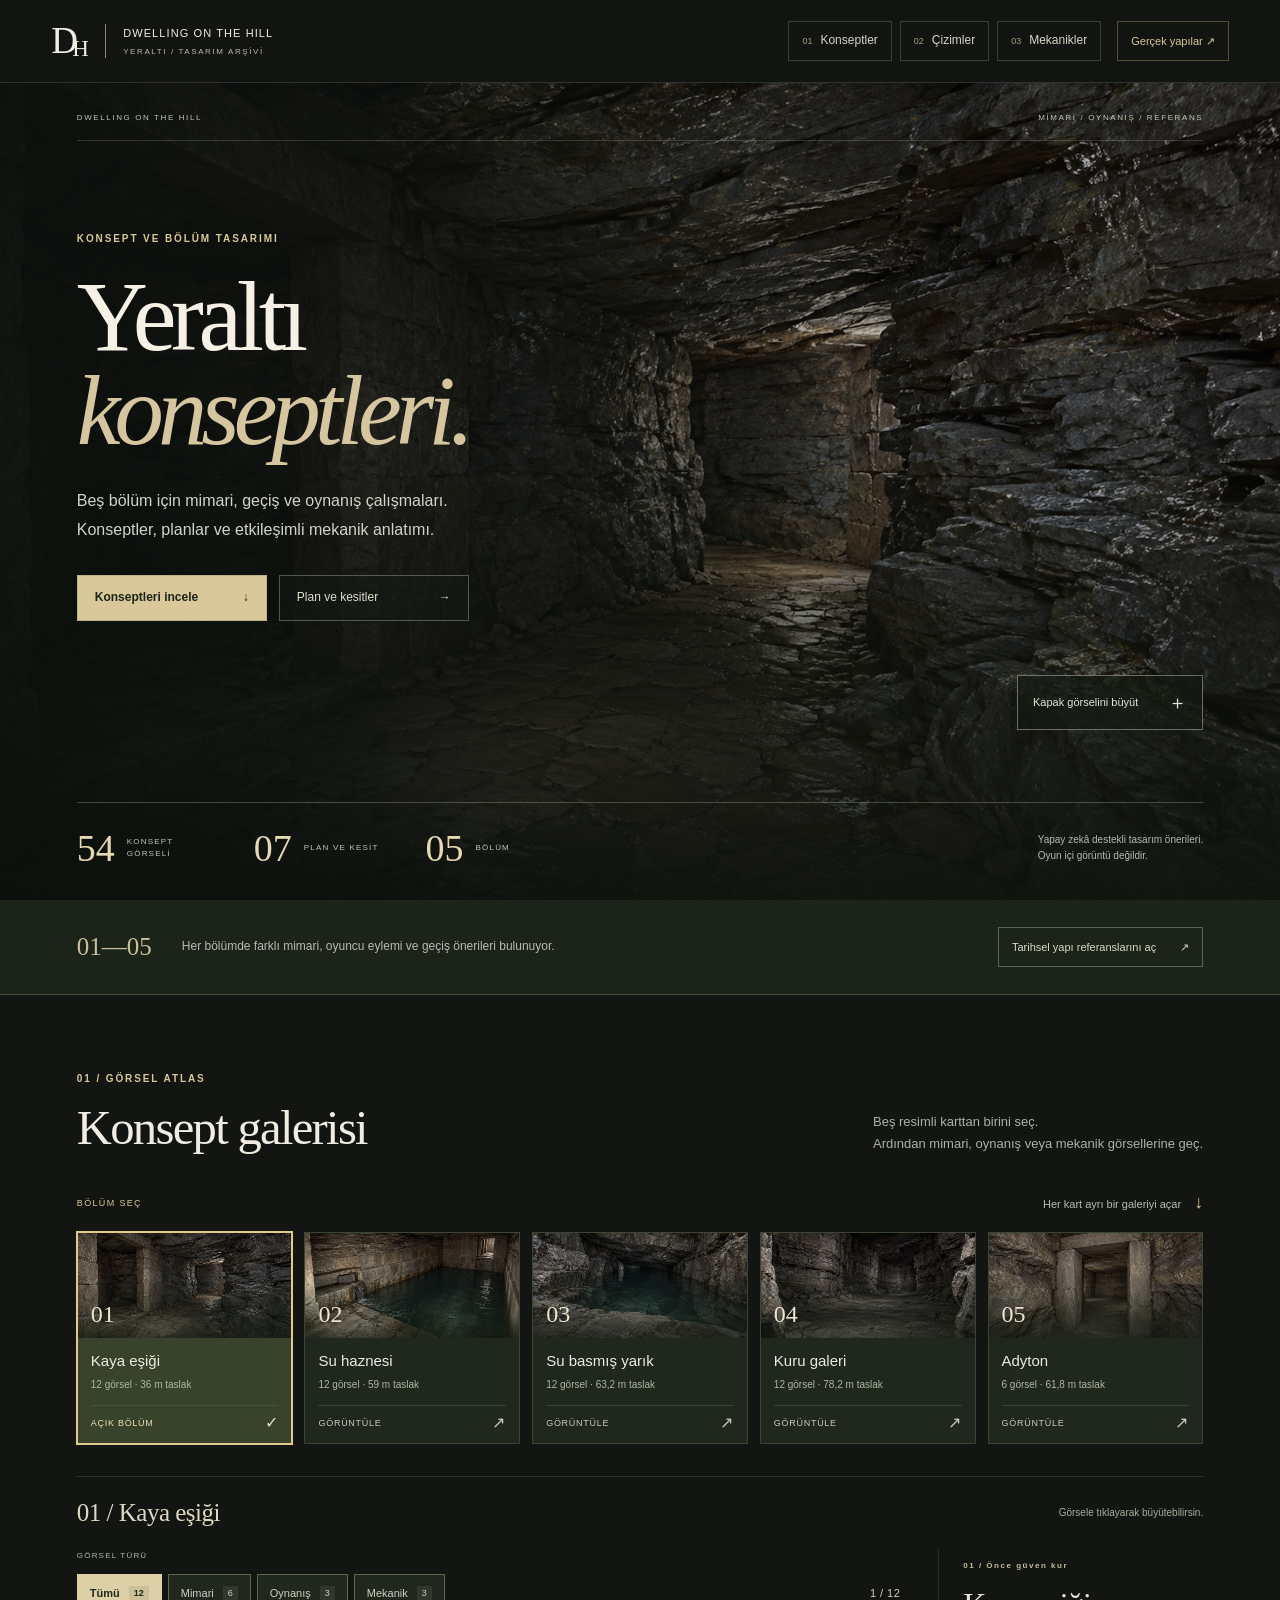
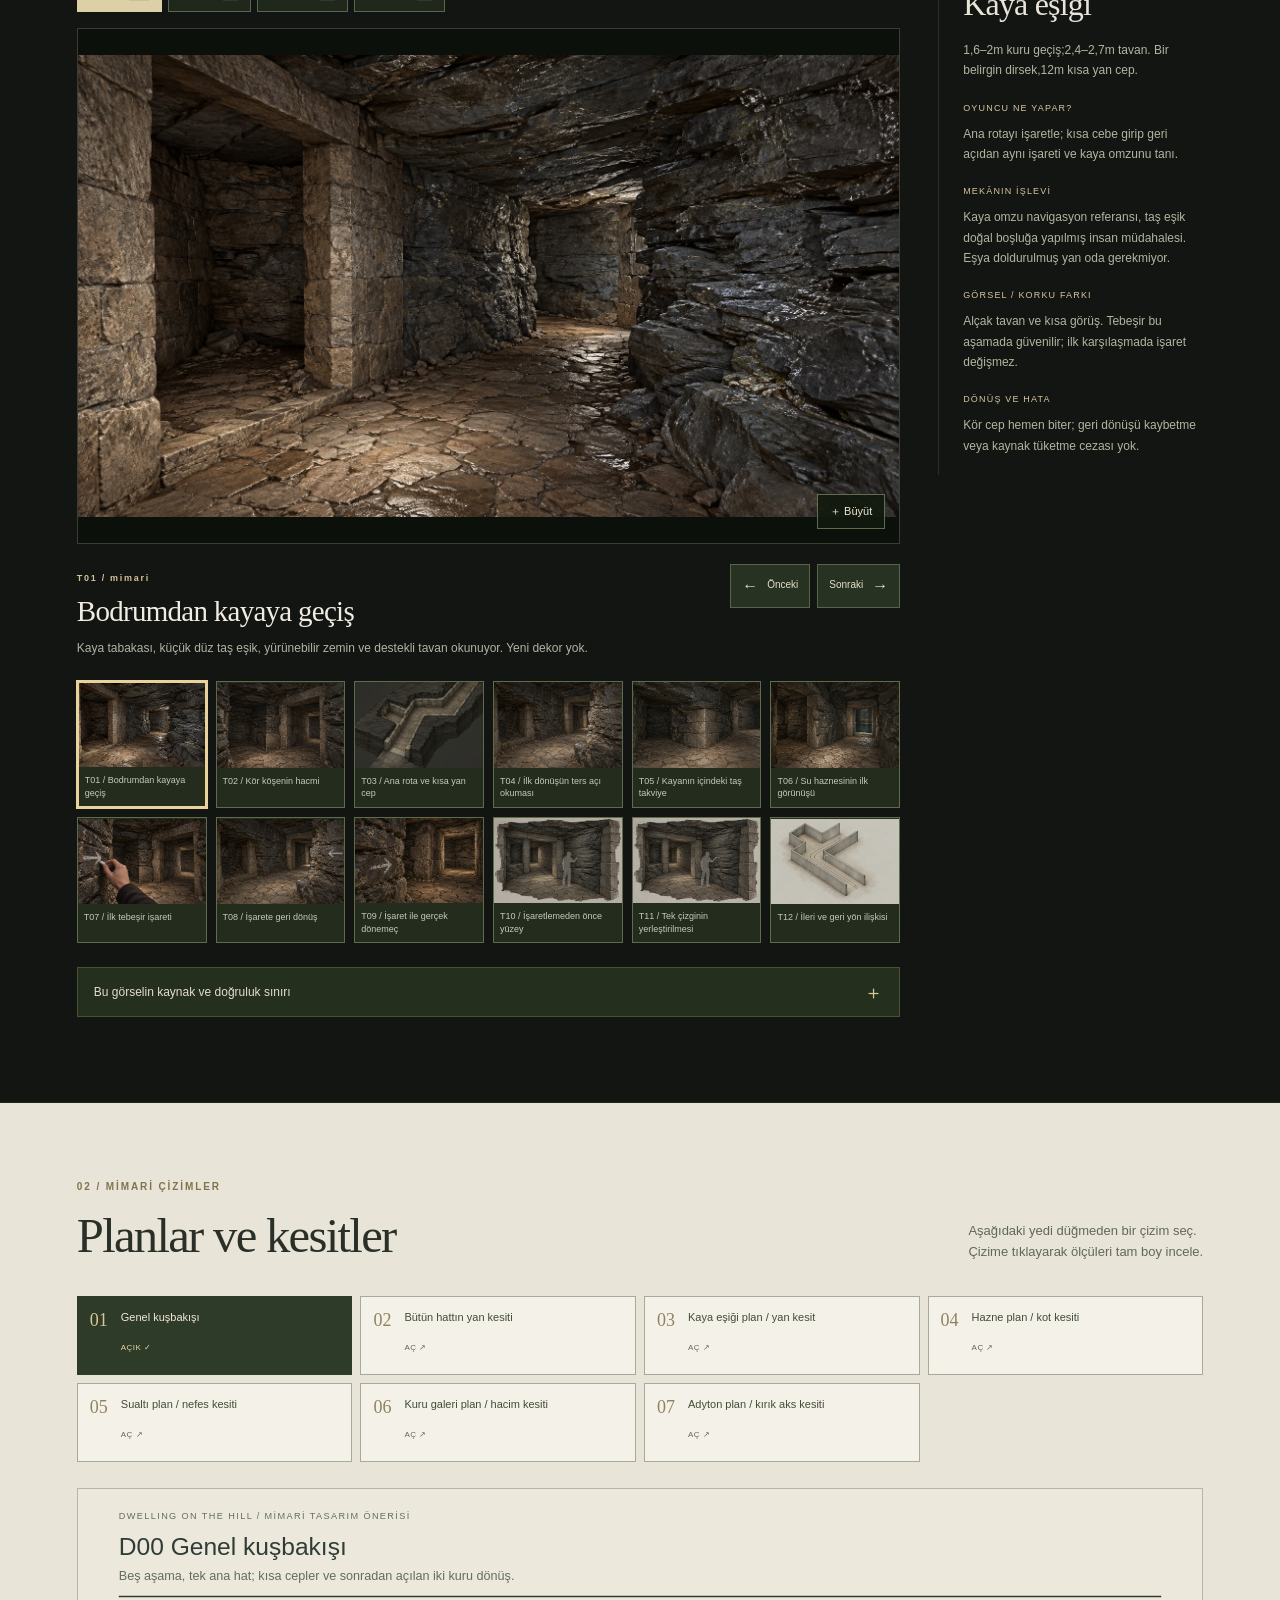
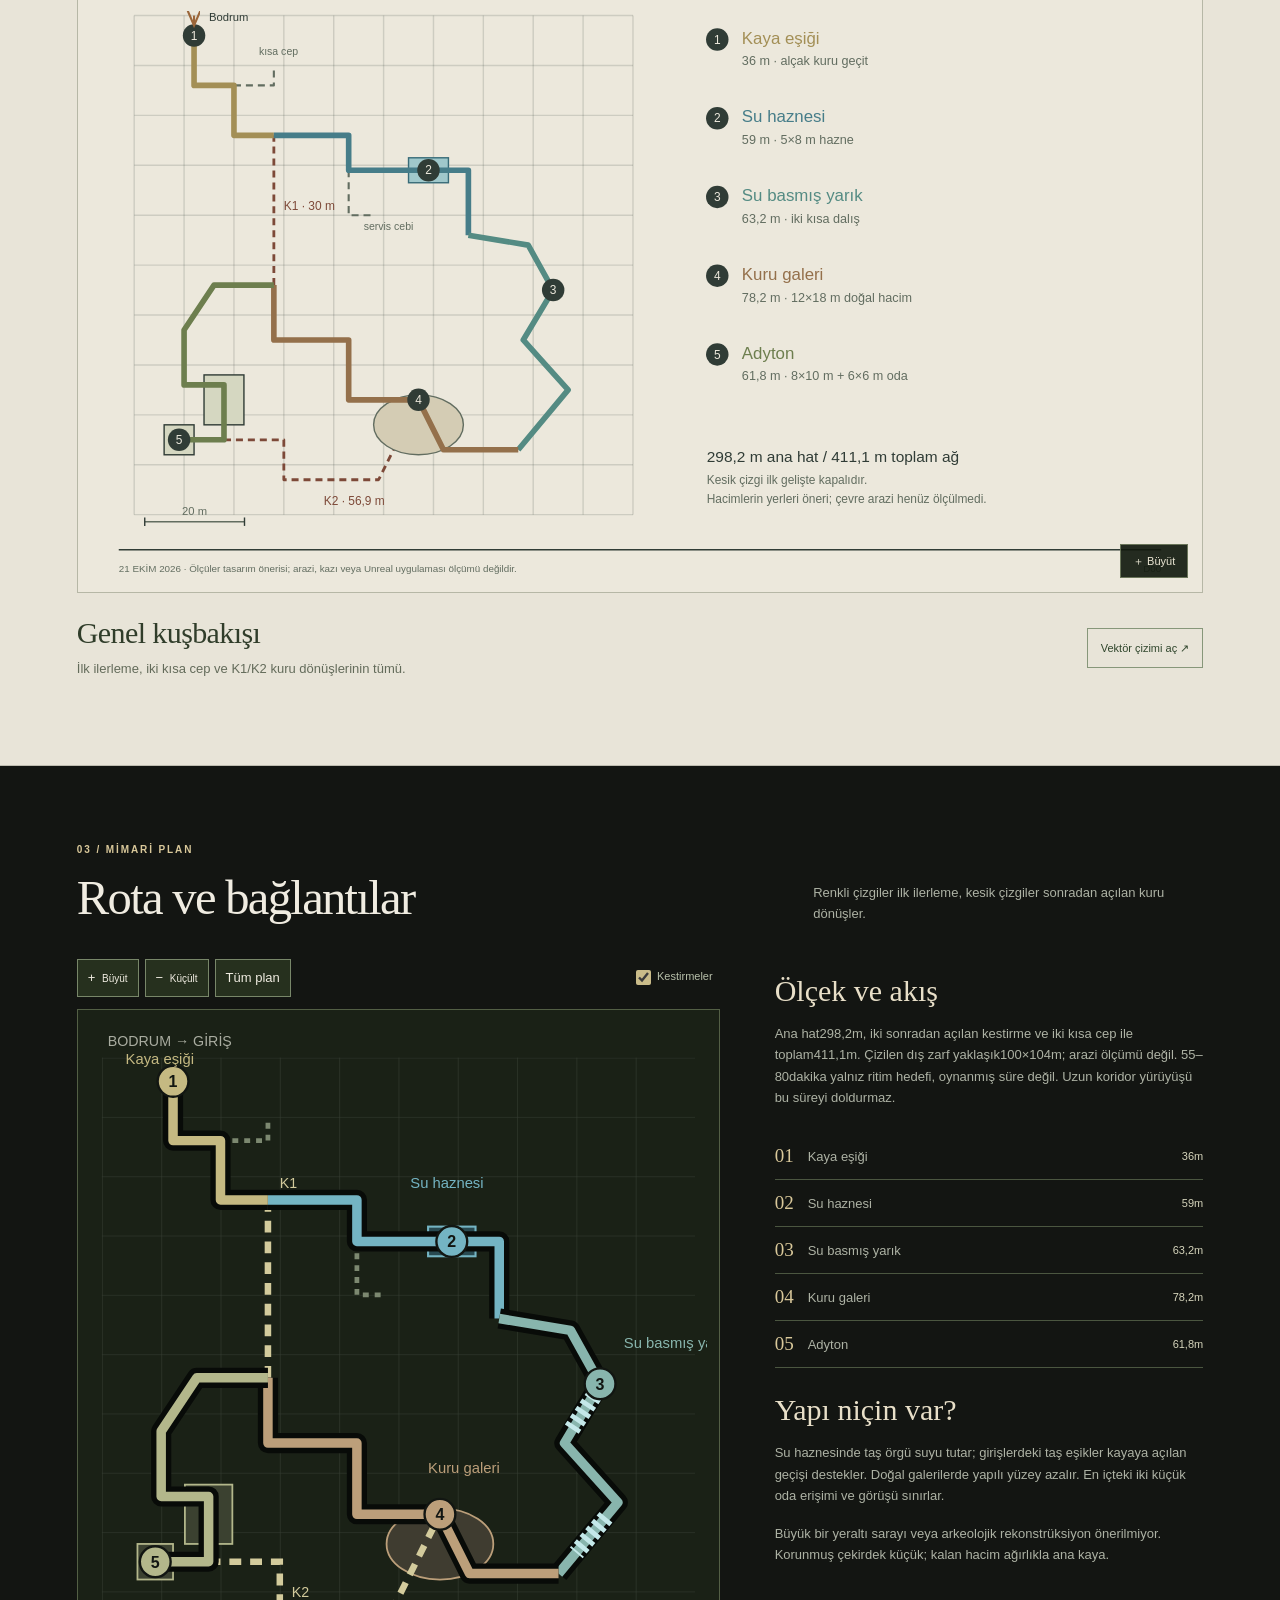
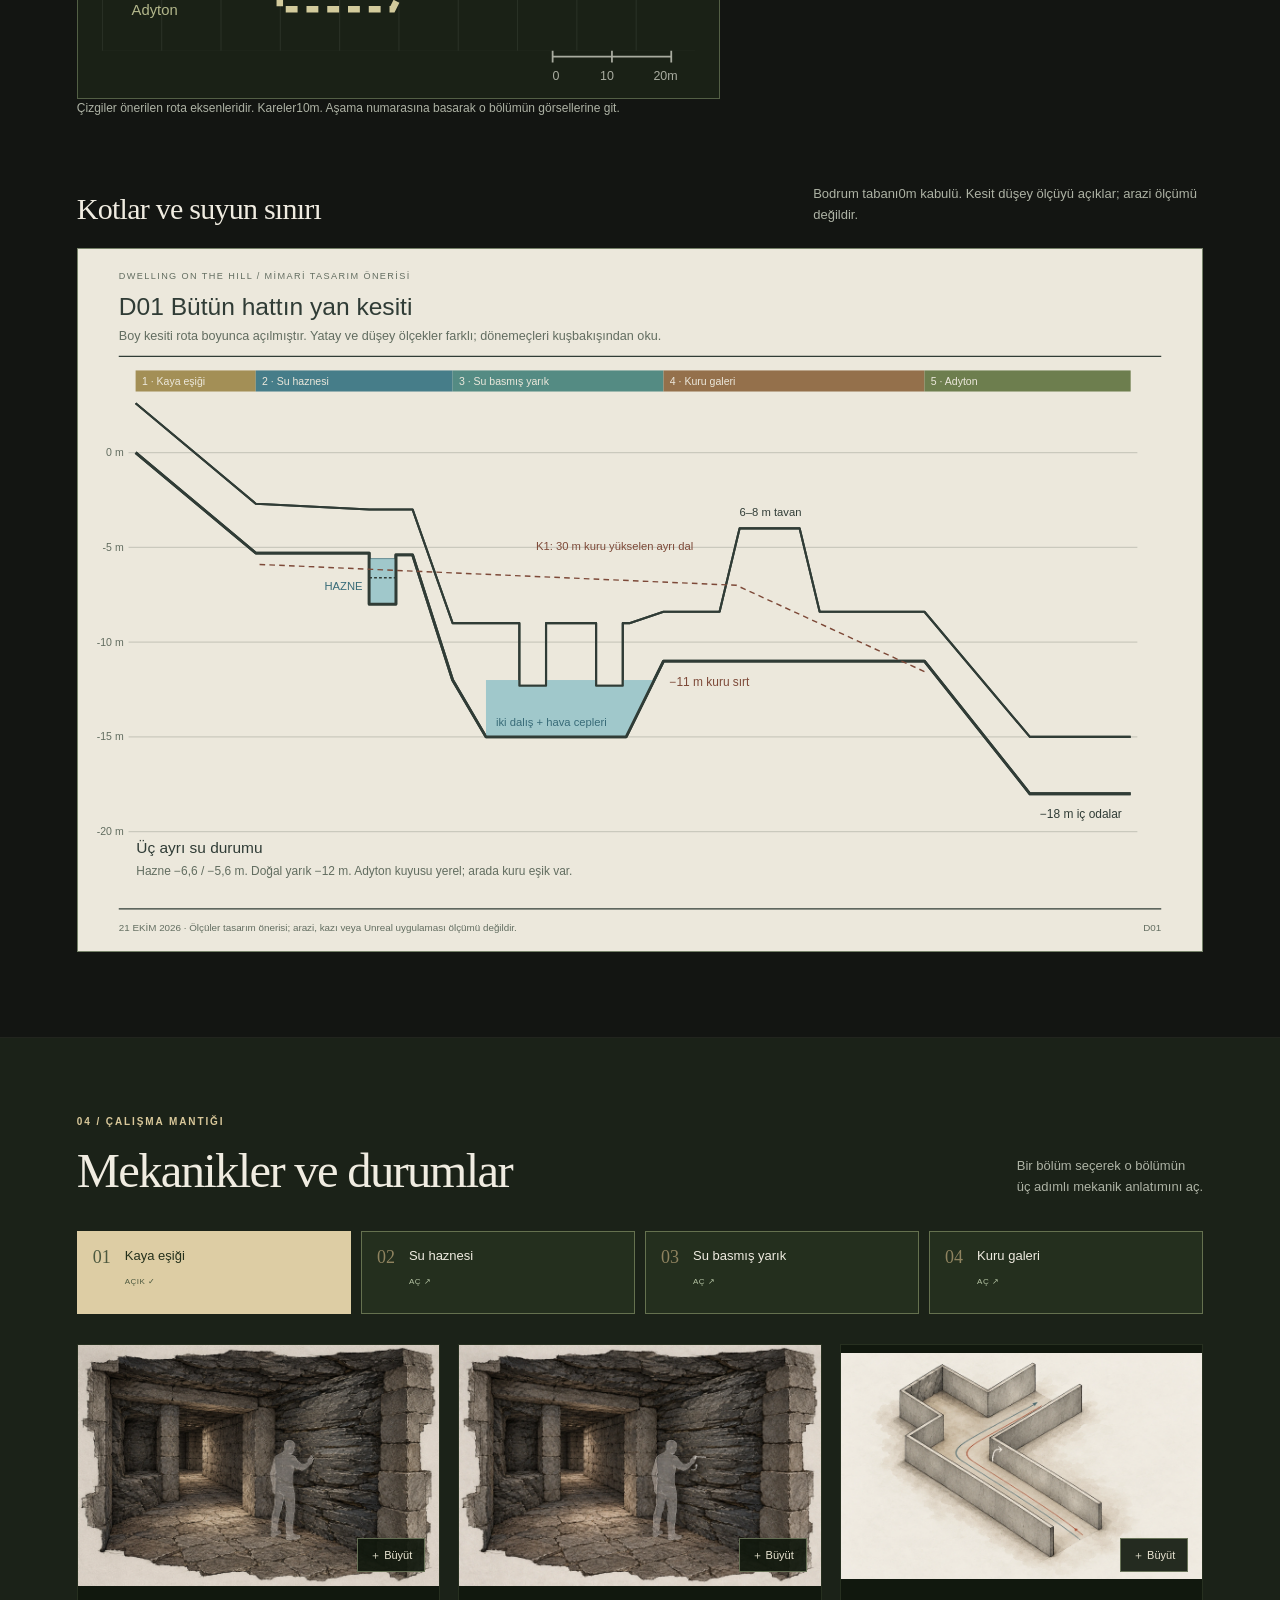
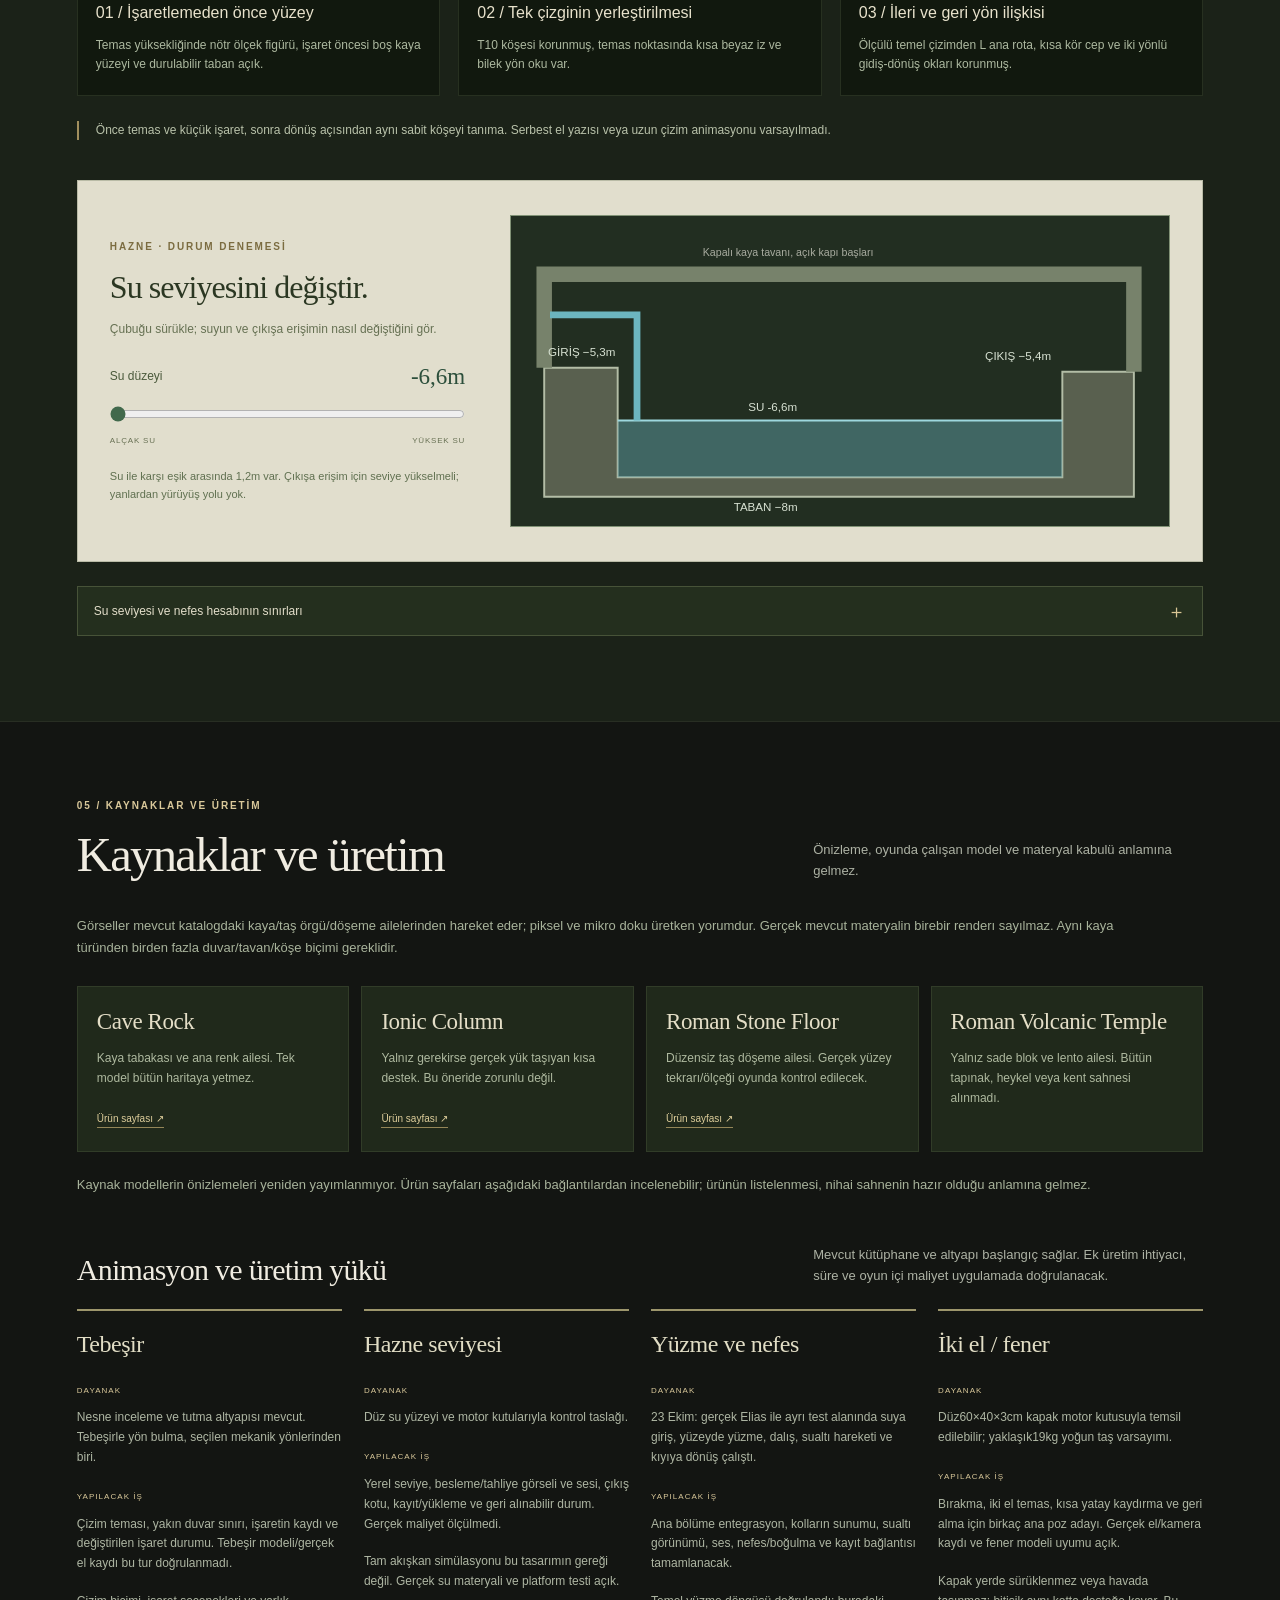
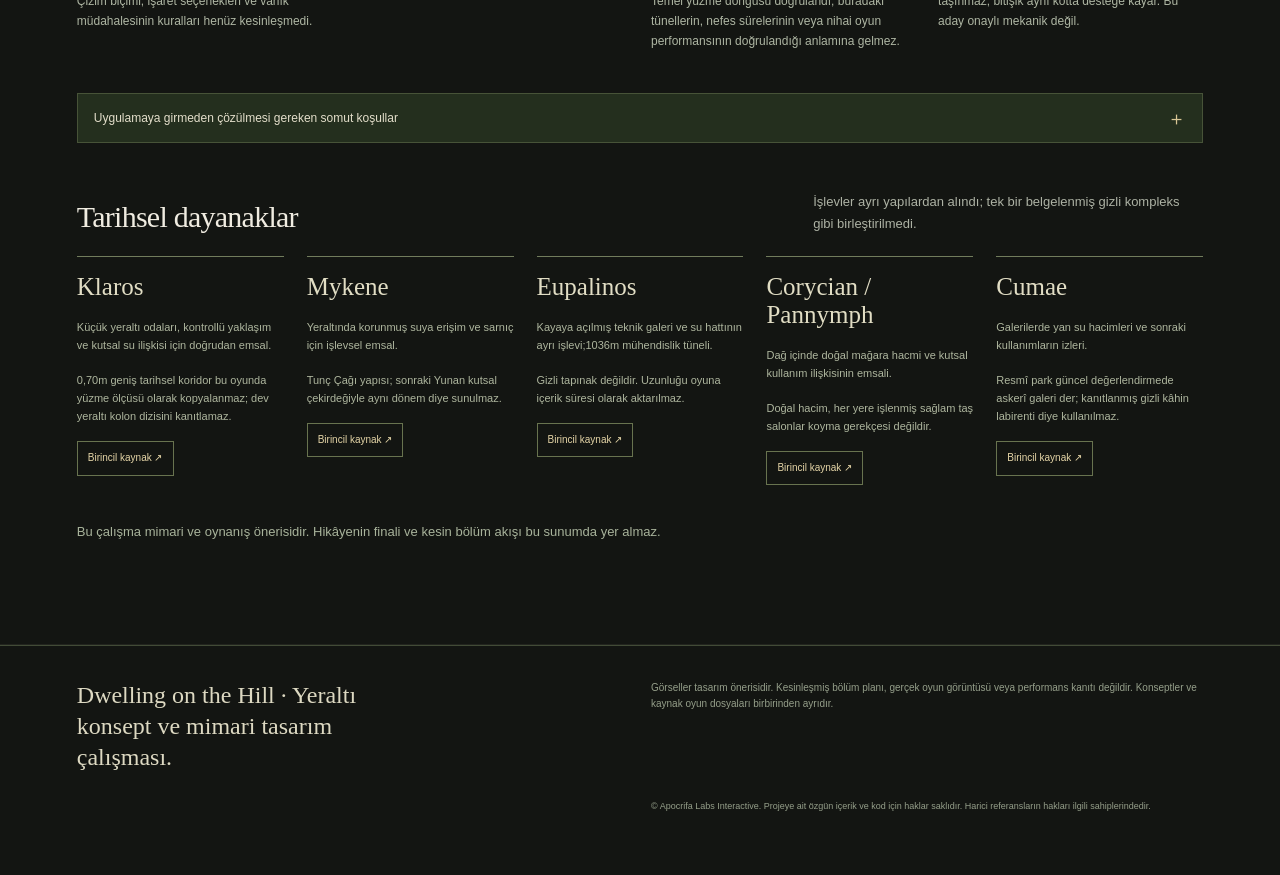
<file: index.html>
<!doctype html>
<html lang="tr"><head><meta charset="utf-8"><meta name="viewport" content="width=device-width,initial-scale=1">
<title>Dwelling on the Hill · Yeraltı konseptleri</title>
<meta name="description" content="Dwelling on the Hill için 54 yeraltı konsepti, mimari planlar, kesitler ve etkileşimli mekanik anlatımı."><meta name="referrer" content="no-referrer"><link rel="stylesheet" href="share.css"></head><body><a class="skip-link" href="#atlas">Konseptlere geç</a>
<header class="masthead"><a class="brand" href="#top"><span class="brand-mark" aria-hidden="true">D<span>H</span></span><span>DWELLING ON THE HILL<small>YERALTI / TASARIM ARŞİVİ</small></span></a><nav aria-label="Bölümler"><a href="#atlas"><span>01</span> Konseptler</a><a href="#cizimler"><span>02</span> Çizimler</a><a href="#mekanik"><span>03</span> Mekanikler</a><a class="reference-link" href="real.html">Gerçek yapılar ↗</a></nav></header>
<main id="top"><section class="cover" aria-labelledby="cover-title"><img class="cover-image" src="T01.webp" alt="Kayaya açılan taş destekli yeraltı geçidi" fetchpriority="high"><div class="cover-shade"></div><div class="cover-topline"><span>DWELLING ON THE HILL</span><span>MİMARİ / OYNANIŞ / REFERANS</span></div><div class="cover-copy"><p class="eyebrow">KONSEPT VE BÖLÜM TASARIMI</p><h1 id="cover-title">Yeraltı<br> <em>konseptleri.</em></h1><p>Beş bölüm için mimari, geçiş ve oynanış çalışmaları.<br> Konseptler, planlar ve etkileşimli mekanik anlatımı.</p><div class="cover-actions"><a class="primary" href="#atlas">Konseptleri incele <span>↓</span></a><a class="secondary" href="#cizimler">Plan ve kesitler <span>→</span></a></div><p class="cover-note">Yapay zekâ destekli tasarım önerileri. Oyun içi görüntü değildir.</p></div><button id="cover-open" class="cover-open" type="button">Kapak görselini büyüt <span>＋</span></button><div class="cover-bottom"><div><strong>54</strong><span>KONSEPT GÖRSELİ</span></div><div><strong>07</strong><span>PLAN VE KESİT</span></div><div><strong>05</strong><span>BÖLÜM</span></div><p>Yapay zekâ destekli tasarım önerileri.<br> Oyun içi görüntü değildir.</p></div></section>
<div class="archive-intro"><span class="archive-number">01—05</span><p>Her bölümde farklı mimari, oyuncu eylemi ve geçiş önerileri bulunuyor.</p><a href="real.html">Tarihsel yapı referanslarını aç <span>↗</span></a></div>
<section id="atlas"><div class="section-head"><div><p class="eyebrow">01 / GÖRSEL ATLAS</p><h2>Konsept galerisi</h2></div><p>Beş resimli karttan birini seç.<br> Ardından mimari, oynanış veya mekanik görsellerine geç.</p></div>
<div class="control-heading"><span>BÖLÜM SEÇ</span><p>Her kart ayrı bir galeriyi açar <span aria-hidden="true">↓</span></p></div><div id="stages" class="stages" role="group" aria-label="Aşama seçimi"></div>
<div class="gallery-context"><p id="active-stage-label" aria-live="polite"></p><span>Görsele tıklayarak büyütebilirsin.</span></div><div class="atlas-layout"><aside id="stage-copy"></aside><div class="image-area"><div class="toolbar"><span class="toolbar-label">GÖRSEL TÜRÜ</span><div id="filters" role="group" aria-label="Görsel türü"></div><span id="counter" aria-live="polite"></span></div><figure class="hero"><button id="open-image" title="Görseli tam boy aç"><img id="hero-image" alt=""></button><figcaption><div><span id="shot-kind" class="eyebrow"></span><h3 id="shot-title"></h3><p id="shot-copy"></p></div><div class="arrows"><button id="prev" aria-label="Önceki görsel">← <span>Önceki</span></button><button id="next" aria-label="Sonraki görsel"><span>Sonraki</span> →</button></div></figcaption></figure><div id="thumbs" class="thumbs"></div><details class="provenance"><summary>Bu görselin kaynak ve doğruluk sınırı</summary><p id="shot-limit"></p><p class="muted">Görüntü üretimi mimari/oynanış önerisidir. Gerçek Unreal materyali, animasyon veya performans testi değildir.</p><a id="image-link" href="#">Konsept görselini aç ↗</a></details></div></div></section>
<section id="cizimler"><div class="section-head"><div><p class="eyebrow">02 / MİMARİ ÇİZİMLER</p><h2>Planlar ve kesitler</h2></div><p>Aşağıdaki yedi düğmeden bir çizim seç.<br> Çizime tıklayarak ölçüleri tam boy incele.</p></div><div id="drawing-tabs" class="tabs"></div><figure class="drawing-figure"><button id="open-drawing" aria-label="Mimari çizimi tam boy aç"><img id="drawing-image" alt=""></button><figcaption><h3 id="drawing-title"></h3><p id="drawing-summary"></p><a id="drawing-svg" href="#">Vektör çizimi aç ↗</a></figcaption></figure></section>
<section id="plan"><div class="section-head"><div><p class="eyebrow">03 / MİMARİ PLAN</p><h2>Rota ve bağlantılar</h2></div><p>Renkli çizgiler ilk ilerleme, kesik çizgiler sonradan açılan kuru dönüşler.</p></div>
<div class="plan-layout"><div><div class="map-tools"><button id="zoom-in" aria-label="Planı büyüt">+ <span>Büyüt</span></button><button id="zoom-out" aria-label="Planı küçült">− <span>Küçült</span></button><button id="zoom-reset">Tüm plan</button><label><input type="checkbox" id="shortcuts" checked> Kestirmeler</label></div><div id="map-wrap"></div><p class="muted small">Çizgiler önerilen rota eksenleridir. Kareler10m. Aşama numarasına basarak o bölümün görsellerine git.</p></div><aside><h3>Ölçek ve akış</h3><p id="route-copy"></p><div id="plan-stages"></div><h3>Yapı niçin var?</h3><p>Su haznesinde taş örgü suyu tutar; girişlerdeki taş eşikler kayaya açılan geçişi destekler. Doğal galerilerde yapılı yüzey azalır. En içteki iki küçük oda erişimi ve görüşü sınırlar.</p><p class="muted">Büyük bir yeraltı sarayı veya arkeolojik rekonstrüksiyon önerilmiyor. Korunmuş çekirdek küçük; kalan hacim ağırlıkla ana kaya.</p></aside></div>
<div class="section-head minor"><h3>Kotlar ve suyun sınırı</h3><p>Bodrum tabanı0m kabulü. Kesit düşey ölçüyü açıklar; arazi ölçümü değildir.</p></div><div id="long-section"></div></section>
<section id="mekanik"><div class="section-head"><div><p class="eyebrow">04 / ÇALIŞMA MANTIĞI</p><h2>Mekanikler ve durumlar</h2></div><p>Bir bölüm seçerek o bölümün<br> üç adımlı mekanik anlatımını aç.</p></div><div id="mechanic-tabs" class="tabs"></div><div id="mechanic-cards" class="mechanic-cards"></div><p id="mechanic-note" class="mechanic-note"></p>
<div class="water-panel"><div><p class="eyebrow">HAZNE · DURUM DENEMESİ</p><h3>Su seviyesini değiştir.</h3><p class="range-instruction">Çubuğu sürükle; suyun ve çıkışa erişimin nasıl değiştiğini gör.</p><label for="water-level">Su düzeyi <output id="water-value">−6,6m</output></label><input id="water-level" type="range" min="0" max="100" value="0"><div class="range-ends"><span>ALÇAK SU</span><span>YÜKSEK SU</span></div><p id="water-state"></p></div><div id="water-section"></div></div><details><summary>Su seviyesi ve nefes hesabının sınırları</summary><ul id="water-notes"></ul><p>Nefes ancak baş su üstüne çıktığında ve üzerinde gerçek hava boşluğu bulunduğunda yenilenir. Kayanın altındaki sualtı geçişi hava cebi değildir. Süre ve güvenli açıklık gerçek karakterle ölçülecek.</p></details></section>
<section id="kaynak"><div class="section-head"><div><p class="eyebrow">05 / KAYNAKLAR VE ÜRETİM</p><h2>Kaynaklar ve üretim</h2></div><p>Önizleme, oyunda çalışan model ve materyal kabulü anlamına gelmez.</p></div><p id="materials-copy"></p><div id="asset-refs" class="asset-refs"></div><p>Kaynak modellerin önizlemeleri yeniden yayımlanmıyor. Ürün sayfaları aşağıdaki bağlantılardan incelenebilir; ürünün listelenmesi, nihai sahnenin hazır olduğu anlamına gelmez.</p>
<div class="section-head minor"><h3>Animasyon ve üretim yükü</h3><p>Mevcut kütüphane ve altyapı başlangıç sağlar. Ek üretim ihtiyacı, süre ve oyun içi maliyet uygulamada doğrulanacak.</p></div><div id="production" class="production"></div><details><summary>Uygulamaya girmeden çözülmesi gereken somut koşullar</summary><ul id="gates"></ul></details>
<div class="section-head minor"><h3>Tarihsel dayanaklar</h3><p>İşlevler ayrı yapılardan alındı; tek bir belgelenmiş gizli kompleks gibi birleştirilmedi.</p></div><div id="history" class="history"></div><p id="story-boundary" class="muted"></p></section>
<footer><p>Dwelling on the Hill · Yeraltı konsept ve mimari tasarım çalışması.</p><p>Görseller tasarım önerisidir. Kesinleşmiş bölüm planı, gerçek oyun görüntüsü veya performans kanıtı değildir. Konseptler ve kaynak oyun dosyaları birbirinden ayrıdır.</p><p>© Apocrifa Labs Interactive. Projeye ait özgün içerik ve kod için haklar saklıdır. Harici referansların hakları ilgili sahiplerindedir.</p></footer></main>
<dialog id="viewer"><div class="viewer-controls"><button id="fit-viewer">Ekrana sığdır</button><button id="actual-viewer">%100 boyut</button><button id="close-viewer" aria-label="Tam boy görseli kapat">Kapat ×</button></div><div class="viewer-canvas"><img id="full-image" alt=""></div><p id="full-title"></p></dialog>
<script src="gallery-data.js"></script><script src="gallery.js"></script></body></html>
</file>
<file: share.css>
:root{color-scheme:dark;--bg:#131512;--panel:#1c201a;--ink:#f0ece1;--muted:#adb2a4;--line:#42483b;--accent:#d9c89a;--cyan:#96c5c5;--paper:#e8e4d8;--paper-ink:#2a3028;--serif:Georgia,'Times New Roman',serif;--sans:'Segoe UI',Arial,sans-serif}*{box-sizing:border-box}html{scroll-behavior:smooth;scroll-padding-top:95px}body{margin:0;background:var(--bg);color:var(--ink);font:15px/1.65 var(--sans)}a{color:inherit;text-decoration:none}button,input{font:inherit}button{cursor:pointer;color:inherit}button,a{-webkit-tap-highlight-color:transparent}button:focus-visible,a:focus-visible,input:focus-visible,summary:focus-visible,[tabindex]:focus-visible{outline:3px solid #f4d890;outline-offset:5px}button:disabled{opacity:.3;cursor:default}h1,h2,h3,p,figure{margin:0}img{max-width:100%;display:block}h2{font:400 clamp(34px,3.8vw,55px)/1.08 var(--serif);letter-spacing:-.035em}h3{font-size:18px;line-height:1.3;font-weight:500}p{margin-bottom:16px}svg text{font-family:var(--sans)}.muted{color:var(--muted)}.small{font-size:12px}.eyebrow{font-size:10px;letter-spacing:.19em;font-weight:600;color:var(--accent);margin-bottom:14px}.label{font-size:9px;letter-spacing:.13em;color:var(--accent)}.masthead{position:sticky;top:0;z-index:20;min-height:83px;display:flex;justify-content:space-between;align-items:center;gap:25px;padding:16px 4vw;background:#131512f5;border-bottom:1px solid #ffffff1f;backdrop-filter:blur(16px)}.brand{display:flex;align-items:center;gap:17px;font-size:11px;letter-spacing:.1em;color:#f0ece1;flex-shrink:0}.brand small{font-size:8px;letter-spacing:.2em;display:block;margin-top:3px;color:#b8b9aa}.brand-mark{display:block;font:37px/.9 var(--serif);letter-spacing:-.1em;border-right:1px solid #8a8972;padding-right:18px}.brand-mark>span{font-size:23px;position:relative;top:3px;left:-2px}.masthead nav{display:flex;gap:8px;align-items:center}.masthead nav a{font-size:11px;border:1px solid #6b705a78;padding:9px 13px;color:#d4d6c8;transition:background .2s,border-color .2s}.masthead nav a>span{font-size:9px;color:#a69f80;margin-right:8px}.masthead nav a:hover{background:#d9c89a;color:#161b14;border-color:#d9c89a}.masthead nav a:hover>span{color:#554d35}.masthead nav .reference-link{margin-left:8px;color:var(--accent);border-color:#a0916377}.masthead nav .reference-link:hover{color:#161b14}.cover{position:relative;min-height:720px;height:calc(100svh - 83px);max-height:1050px;padding:28px 6vw 150px;isolation:isolate;overflow:hidden}.cover-image{position:absolute;inset:0;width:100%;height:100%;max-width:none;object-fit:cover;object-position:62% center;z-index:-3}.cover-shade{position:absolute;inset:0;background:linear-gradient(90deg,#0c100df2 0%,#0c100dd4 28%,#0c100d3d 64%,#0c100d33 100%),linear-gradient(0deg,#10150eef,transparent 60%);z-index:-2}.cover-topline{display:flex;justify-content:space-between;border-bottom:1px solid #c4c8b633;padding-bottom:16px;font-size:8px;letter-spacing:.2em;color:#c0c6b4}.cover-copy{padding-top:clamp(65px,10vh,140px);max-width:680px}.cover h1{font:400 clamp(68px,7.7vw,123px)/.96 var(--serif);letter-spacing:-.055em;margin:22px 0 28px;color:#f6f1e5}.cover h1 em{font-weight:400;color:#d5c69f;letter-spacing:-.06em}.cover-copy>p:not(.eyebrow){font-size:16px;font-weight:300;line-height:1.8;color:#d1d5c8}.cover-actions{display:flex;gap:12px;align-items:center;margin-top:30px}.primary,.secondary{display:inline-flex;align-items:center;justify-content:space-between;min-width:190px;min-height:46px;padding:12px 17px;gap:24px;font-size:12px;border:1px solid #bdb18b}.primary{background:var(--accent);color:#1c241a;font-weight:600}.primary:hover{background:#f0dbaa}.secondary{border-color:#c9cab45c;background:#121a1480;color:#e0decc}.secondary:hover{border-color:#e3d5ab;background:#273121}.cover-open{position:absolute;right:6vw;bottom:170px;background:#131a12b3;border:1px solid #c3c3ac80;padding:11px 15px;color:#e5e2d5;display:flex;align-items:center;gap:30px;font-size:11px;min-height:43px}.cover-open>span{font-size:19px}.cover-open:hover{background:#dbcca6;color:#1d251a}.cover-bottom{display:flex;align-items:center;gap:47px;position:absolute;bottom:30px;left:6vw;right:6vw;border-top:1px solid #bdc4ac4d;padding-top:23px}.cover-bottom>div{display:flex;align-items:center;gap:12px}.cover-bottom strong{font:400 38px var(--serif);color:#e6d8b2}.cover-bottom>div>span{font-size:8px;letter-spacing:.15em;max-width:80px;line-height:1.5;color:#c3c7b8}.cover-bottom p{margin:0 0 0 auto;font-size:10px;color:#b4bbae;line-height:1.6}.archive-intro{display:flex;align-items:center;gap:30px;padding:27px 6vw;border-bottom:1px solid #4b5141;background:#1c2319}.archive-number{font:25px var(--serif);color:#c9be98;white-space:nowrap}.archive-intro p{font-size:12px;margin:0;max-width:460px;color:#b6bdad}.archive-intro a{font-size:11px;margin-left:auto;display:flex;gap:24px;border:1px solid #5b654f;padding:10px 13px;color:#d8d9c7}.archive-intro a:hover{background:#d9c89a;color:#1c241a}main>section:not(.cover){padding:76px 6vw 85px;border-bottom:1px solid #4b514144}.section-head{display:flex;justify-content:space-between;align-items:end;gap:32px;margin-bottom:34px}.section-head>p{max-width:390px;margin:0;color:var(--muted);font-size:13px}.section-head.minor{margin-top:48px;margin-bottom:22px}.section-head.minor h3{font:30px var(--serif);letter-spacing:-.025em}.control-heading{display:flex;align-items:center;justify-content:space-between;margin:30px 0 14px;gap:20px}.control-heading>span,.toolbar-label{font-size:9px;letter-spacing:.15em;color:var(--accent)}.control-heading>p{font-size:11px;color:#b6bdac;margin:0}.control-heading>p>span{font-size:18px;color:var(--accent);padding-left:10px}.stages{display:grid;grid-template-columns:repeat(5,minmax(0,1fr));gap:12px;margin:0 0 32px}.stages button{background:#20271d;border:1px solid #636d536b;text-align:left;padding:0;position:relative;transition:transform .2s,border-color .2s,background .2s;min-width:0}.stage-photo{display:block;height:105px;position:relative;overflow:hidden;background:#10150e}.stage-photo:after{content:'';position:absolute;inset:0;background:linear-gradient(0deg,#141b13bd,transparent 70%)}.stage-photo img{height:100%;width:100%;object-fit:cover;transition:transform .35s;filter:saturate(.75)}.stage-no{position:absolute;bottom:10px;left:13px;z-index:1;font:24px var(--serif);color:#eee5ce}.stage-card-copy{display:block;padding:14px 13px 12px}.stage-card-copy strong{font-size:15px;line-height:1.25;font-weight:500;display:block;color:#ebece0}.stage-card-meta{display:block;font-size:10px;color:#aeb8a2;margin-top:6px}.stage-card-action{display:flex;align-items:center;justify-content:space-between;font-size:9px;letter-spacing:.08em;color:#c8cbb9;border-top:1px solid #69765a55;padding-top:10px;margin-top:12px}.stage-card-action:before{content:'GÖRÜNTÜLE'}.stage-card-action:after{content:'↗';font-size:16px;line-height:.9}.stages button:hover{border-color:#d3c28d;background:#2e3827;transform:translateY(-3px)}.stages button:hover img{transform:scale(1.06)}.stages button[aria-pressed=true]{border-color:#e2c98e;box-shadow:0 0 0 1px #e2c98e;background:#39432c}.stages button[aria-pressed=true] .stage-card-action{color:#f1dfb7}.stages button[aria-pressed=true] .stage-card-action:before{content:'AÇIK BÖLÜM'}.stages button[aria-pressed=true] .stage-card-action:after{content:'✓'}.gallery-context{display:flex;justify-content:space-between;gap:20px;align-items:center;border-top:1px solid #505b4266;padding-top:22px;margin-bottom:22px}.gallery-context>p{font:25px var(--serif);letter-spacing:-.02em;margin:0;color:#ded8c0}.gallery-context>span{font-size:10px;color:#a6af9d}.atlas-layout{display:grid;grid-template-columns:minmax(0,1fr) 265px;gap:38px;align-items:start}.atlas-layout>aside{grid-column:2;grid-row:1;font-size:12px;padding:6px 0 0 24px;border-left:1px solid #59644855}.image-area{grid-column:1;grid-row:1;min-width:0}.stage-intro .eyebrow{font-size:8px;color:#c4bd98}.stage-intro h3{font:32px/1.1 var(--serif);color:#e8e4d8;margin:12px 0 18px;letter-spacing:-.025em}#stage-copy p{color:#adb7a0;font-size:12px;line-height:1.7;margin:8px 0 19px}#stage-copy .label{margin-top:20px;display:block;color:#d4c5a0}.toolbar{display:flex;align-items:center;gap:12px;flex-wrap:wrap;margin-bottom:16px}.toolbar-label{display:block;width:100%;font-size:8px;color:#b4bba8}.toolbar #filters{display:flex;gap:6px;flex-wrap:wrap}.toolbar button{border:1px solid #59684a;background:#20281d;color:#cbd1bf;min-height:38px;padding:6px 12px;font-size:11px;display:flex;align-items:center;gap:9px}.toolbar button:hover:not(:disabled){background:#34432a;border-color:#d6c495}.toolbar button[aria-pressed=true]{background:#ded0a6;border-color:#ded0a6;color:#20291a;font-weight:600}.filter-count{font-size:9px;line-height:1;background:#ffffff12;padding:3px 5px;color:inherit}.toolbar button[aria-pressed=true] .filter-count{background:#2636171a}#counter{margin-left:auto;font-size:11px;color:#d7cfb6;font-variant-numeric:tabular-nums;letter-spacing:.04em}.hero{margin:0}.hero>button{padding:0;border:1px solid #b5b9a244;width:100%;background:#0c100b;display:block;position:relative;overflow:hidden}.hero img{display:block;width:100%;aspect-ratio:16/10;object-fit:contain;background:#0c100b}.hero>button:after,.mechanic-cards button:after,.drawing-figure>button:after{content:'＋ Büyüt';position:absolute;right:14px;bottom:14px;background:#11190ee8;border:1px solid #a5b58b88;padding:7px 12px;font-size:11px;color:#ebe6d3;pointer-events:none}.hero>button:hover:after,.mechanic-cards button:hover:after{background:#dfcf9e;color:#1b2515}.hero figcaption{padding:20px 0 22px;display:flex;justify-content:space-between;gap:20px}.hero figcaption .eyebrow{font-size:9px;color:#d2c197;margin:0}.hero h3{font:29px/1.14 var(--serif);letter-spacing:-.025em;margin:7px 0 11px}.hero figcaption p{font-size:12px;max-width:670px;color:#aeb5a5;margin:0}.arrows{display:flex;gap:7px;align-items:start;flex-shrink:0}.arrows button{border:1px solid #83936b88;background:#283222;padding:8px 11px;min-height:40px;display:flex;gap:9px;align-items:center;font-size:16px;color:#e4dfcb}.arrows button span{font-size:10px}.arrows button:hover{background:#dbc89b;color:#212b18;border-color:#dbc89b}.thumbs{display:grid;grid-template-columns:repeat(6,minmax(0,1fr));gap:9px}.thumbs button{min-width:0;padding:0;border:1px solid #5e6c4c;background:#242c1e;text-align:left;position:relative;transition:border-color .2s}.thumbs button[aria-current=true]{border:2px solid #ead29c;box-shadow:0 0 0 1px #ead29c}.thumbs img{width:100%;aspect-ratio:1.5;object-fit:cover;opacity:.8}.thumbs button:hover img,.thumbs button[aria-current=true] img{opacity:1}.thumbs span{display:block;padding:7px 6px;font-size:9px;line-height:1.4;color:#c5cbb7;min-height:38px}.thumbs button:hover{border-color:#d7c195}details{margin-top:24px;font-size:12px;color:#b6beaa}summary{list-style:none;padding:15px 45px 15px 16px;border:1px solid #65734f88;background:#242f1e;color:#e3deca;cursor:pointer;position:relative;font-size:12px;line-height:1.5}summary::-webkit-details-marker{display:none}summary:after{content:'＋';position:absolute;right:16px;font-size:19px;line-height:1.1;color:#d9c695}details[open]>summary:after{content:'−'}details[open]>summary{margin-bottom:18px;border-color:#bca877}details>p,details>ul{padding-left:17px;padding-right:17px}details a{color:#ded2ac;text-decoration:underline;text-underline-offset:4px}#cizimler{background:var(--paper);color:var(--paper-ink)}#cizimler .eyebrow{color:#82734e}#cizimler .section-head>p{color:#616955}#drawing-tabs{display:grid;grid-template-columns:repeat(4,minmax(0,1fr));gap:8px;margin:0 0 26px}#drawing-tabs button{padding:13px 12px;border:1px solid #a5ab97;background:#f4f1e8;color:#414d36;text-align:left;min-height:79px;display:grid;grid-template-columns:23px 1fr;gap:8px;font-size:11px;line-height:1.4;align-content:start}.choice-number{font:18px var(--serif);color:#8f835f}.choice-action{display:block;font-size:8px;letter-spacing:.06em}.choice-action:before{content:'AÇ ↗'}#drawing-tabs .choice-action{grid-column:2;margin-top:3px;color:#5d6b50}#drawing-tabs button:hover{border-color:#49583b;background:#e1dfcf}#drawing-tabs button[aria-pressed=true]{background:#2d3b28;color:#f0e9d7;border-color:#2d3b28}#drawing-tabs button[aria-pressed=true] .choice-number{color:#d9c597}#drawing-tabs button[aria-pressed=true] .choice-action{color:#e7d3a1}button[aria-pressed=true]>.choice-action:before{content:'AÇIK ✓'}.drawing-figure{margin:0}.drawing-figure>button{padding:0;width:100%;display:block;background:#e8e4d8;border:1px solid #b6b7a6;position:relative}.drawing-figure img{display:block;width:100%;height:auto;max-height:850px;object-fit:contain}.drawing-figure figcaption{padding:23px 0 0;display:grid;grid-template-columns:1fr auto;gap:8px 30px}.drawing-figure h3{font:30px var(--serif);letter-spacing:-.02em;color:#303d2a}.drawing-figure p{grid-column:1;margin:0;color:#636b5a;font-size:13px}.drawing-figure a{grid-column:2;grid-row:1/3;align-self:center;color:#30462c;font-size:11px;border:1px solid #87977a;padding:10px 13px}.drawing-figure a:hover{background:#30462c;color:#f0ebdc}.plan-layout{display:grid;grid-template-columns:minmax(0,1.2fr) minmax(260px,.8fr);gap:55px;align-items:start}.plan-layout>aside{font-size:13px;color:var(--muted)}.plan-layout aside h3{font:30px var(--serif);color:#e8dfc8;margin:15px 0}.plan-layout aside p{font-size:13px}.map-tools{display:flex;gap:6px;align-items:center;flex-wrap:wrap;margin-bottom:12px}.map-tools button{border:1px solid #788769;background:#26301e;min-height:38px;padding:6px 10px;font-size:13px}.map-tools button>span{font-size:10px;padding-left:3px}.map-tools button:hover{background:#d6c293;color:#202a17}.map-tools label{font-size:11px;color:#b9c1ab;margin-left:auto;padding:7px}.map-tools input{accent-color:#cabc89;width:15px;height:15px;vertical-align:middle}#map-wrap{background:#1a2116;border:1px solid #535f45;padding:12px;overflow:hidden}#map-wrap svg{display:block;width:100%;max-height:750px}svg .map-stage{cursor:pointer}svg .map-stage:hover circle{stroke:#f8edc7;stroke-width:.8}#plan-stages{margin:25px 0}.plan-row{display:flex;gap:14px;align-items:center;padding:12px 0;border-bottom:1px solid #4b5640}.plan-row>span{color:var(--accent);font:19px var(--serif)}.plan-row>p{margin:0;font-size:13px}.plan-row>small{margin-left:auto;font-size:11px;color:#d6d5bc;white-space:nowrap}#long-section img{display:block;width:100%;height:auto;background:var(--paper)}#long-section a{display:block;border:1px solid #758168}#mekanik{background:#1b2218}#mechanic-tabs{display:grid;grid-template-columns:repeat(4,minmax(0,1fr));gap:10px;margin-bottom:30px}#mechanic-tabs button{display:grid;grid-template-columns:24px 1fr;gap:9px 8px;min-height:83px;text-align:left;padding:15px;background:#242f1e;border:1px solid #65714f;font-size:13px;line-height:1.35;align-content:start}#mechanic-tabs .choice-action{grid-column:2;color:#b6c5a5}#mechanic-tabs button[aria-pressed=true]{background:#ddcda4;border-color:#ddcda4;color:#24301b}#mechanic-tabs button[aria-pressed=true] .choice-number,#mechanic-tabs button[aria-pressed=true] .choice-action{color:#4d593f}#mechanic-tabs button:hover:not([aria-pressed=true]){background:#34452a;border-color:#d4c393}.mechanic-cards{display:grid;grid-template-columns:repeat(3,minmax(0,1fr));gap:18px}.mechanic-cards figure{margin:0;background:#11180e;border:1px solid #55614655}.mechanic-cards button{position:relative;border:0;padding:0;width:100%;display:block;background:#11180e}.mechanic-cards img{display:block;width:100%;aspect-ratio:1.5;object-fit:contain}.mechanic-cards figcaption{font-size:12px;color:#adb9a0;padding:17px 18px 20px;line-height:1.6}.mechanic-cards strong{display:block;font-weight:500;font-size:16px;color:#e8e2cc;line-height:1.3;margin-bottom:12px}.mechanic-note{padding-left:17px;border-left:2px solid #a28f5d;color:#b9c2aa;font-size:12px;margin:25px 0 0;max-width:950px}.water-panel{margin-top:40px;display:grid;grid-template-columns:.7fr 1.3fr;gap:45px;align-items:center;padding:34px 32px;border:1px solid #b9bba6;background:#e1decd;color:#2b3722}.water-panel .eyebrow{color:#7b6c40}.water-panel h3{font:32px/1.1 var(--serif);letter-spacing:-.03em;margin-bottom:15px}.range-instruction{font-size:12px;color:#667153;margin-bottom:24px}.water-panel label{display:flex;align-items:center;justify-content:space-between;font-size:12px;color:#4a593b;margin-bottom:12px}.water-panel output{font:23px var(--serif);color:#2c4f3b}input[type=range]{width:100%;accent-color:#41694c;cursor:ew-resize;height:24px;margin:0;display:block}.range-ends{display:flex;justify-content:space-between;font-size:8px;letter-spacing:.1em;color:#687154;margin-top:8px}#water-state{font-size:11px;color:#607050;margin:20px 0 0}.water-panel svg{width:100%;height:auto;background:#222e21;display:block;padding:10px;border:1px solid #819276}#kaynak>p{font-size:13px;color:#a8b39b;max-width:1050px}.asset-refs{display:grid;grid-template-columns:repeat(4,minmax(0,1fr));gap:12px;margin:28px 0 22px}.asset-refs article{padding:22px 19px;background:#20291b;border:1px solid #54634455}.asset-refs h3{font:23px/1.12 var(--serif);letter-spacing:-.02em;margin-bottom:14px;color:#e4dec7}.asset-refs p{font-size:12px;color:#aeb99f}.asset-refs a{font-size:10px;color:#dece9b;padding-bottom:3px;border-bottom:1px solid #948658}.production{display:grid;grid-template-columns:repeat(4,minmax(0,1fr));gap:22px}.production article{border-top:2px solid #9d966c;padding-top:20px;font-size:12px;color:#aeb6a3}.production h3{font:24px var(--serif);color:#e1ddc5;margin-bottom:22px;letter-spacing:-.02em}.production .label{font-size:8px}.production p{margin:9px 0 18px;font-size:12px}.history{display:grid;grid-template-columns:repeat(5,minmax(0,1fr));gap:23px}.history article{border-top:1px solid #717c5c;padding-top:16px}.history h3{font:25px var(--serif);margin-bottom:17px;color:#e1ddc4}.history p{color:#aeb69e;font-size:11px}.history a{display:inline-block;padding:8px 10px;border:1px solid #68734f;font-size:10px;color:#e5d5a7}.history a:hover{background:#d9c89a;color:#26301e}#story-boundary{margin-top:36px;font-size:11px}footer{display:grid;grid-template-columns:1fr 1fr;gap:22px;padding:34px 6vw 45px;border-top:1px solid #424b37;color:#959f8a;font-size:10px}footer>p:first-child{font:24px/1.3 var(--serif);color:#ddd9c2;max-width:340px}footer>p:last-child{grid-column:2;margin-top:-12px;font-size:9px}dialog{color:#ede8db;background:#151d12;border:1px solid #8d9877;width:min(1550px,96vw);max-width:96vw;max-height:95svh;padding:18px 22px}dialog::backdrop{background:#080e07ed;backdrop-filter:blur(7px)}.viewer-controls{display:flex;justify-content:flex-end;gap:8px;flex-wrap:wrap;margin-bottom:12px}.viewer-controls button{border:1px solid #7d896b;background:#293621;padding:8px 13px;font-size:11px;min-height:38px}.viewer-controls button:hover{background:#d6c699;color:#24301a}.viewer-controls #close-viewer{background:#d6c699;color:#24301a}.viewer-canvas{max-height:76svh;overflow:auto;background:#0a1008}dialog img{max-width:100%;margin:auto;display:block}#full-title{font-size:11px;color:#d5d9c5;margin:12px 0 0;white-space:normal}.skip-link{position:fixed;top:-100px;left:20px;z-index:50;background:#ddd1ad;padding:12px 20px;color:#24301a}.skip-link:focus{top:10px}[hidden]{display:none!important}
@media(min-width:1700px){main>section:not(.cover){padding-left:max(6vw,calc((100vw - 1500px)/2));padding-right:max(6vw,calc((100vw - 1500px)/2))}}
@media(max-width:1150px){.brand{font-size:9px;gap:12px}.masthead nav a{font-size:10px;padding:8px 10px}.masthead nav a>span{display:none}.masthead{gap:16px}.atlas-layout{grid-template-columns:minmax(0,1fr) 220px;gap:24px}.stage-card-copy strong{font-size:13px}.stage-photo{height:85px}.production{grid-template-columns:1fr 1fr}.history{grid-template-columns:repeat(3,1fr)}.cover-bottom{gap:30px}.thumbs{grid-template-columns:repeat(4,minmax(0,1fr))}.hero figcaption{display:block}.arrows{margin-top:17px}.plan-layout{gap:30px}.section-head>p{max-width:300px}}
@media(max-width:850px){.masthead{padding:14px 4vw;gap:14px}.brand small{font-size:7px}.brand-mark{font-size:30px;padding-right:12px}.brand-mark>span{font-size:20px}.masthead nav{gap:5px}.masthead nav a{padding:8px}.masthead nav .reference-link{margin-left:0}.atlas-layout{display:flex;flex-direction:column;gap:28px}.image-area{order:0;width:100%}.atlas-layout>aside{order:1;display:grid;grid-template-columns:1fr 1fr;gap:0 25px;border-left:0;border-top:1px solid #4a5b3a;padding:24px 0 0;width:100%}.stage-intro{grid-column:1/-1}.stage-intro h3{font-size:32px}.stages{gap:8px}.stage-photo{height:90px}.stage-card-copy{padding:11px 9px}.stage-card-copy strong{font-size:12px}.stage-card-meta{font-size:8px}.stage-card-action{font-size:7px}.cover h1{font-size:88px}.cover-bottom p{font-size:9px}.cover-bottom{gap:20px}.cover-bottom strong{font-size:30px}.archive-intro{gap:20px}.archive-intro a{max-width:210px}.plan-layout{grid-template-columns:1fr 1fr}.mechanic-cards{gap:10px}.mechanic-cards figcaption{padding:14px 12px;font-size:11px}.water-panel{gap:25px;padding:28px 24px}.water-panel h3{font-size:29px}.asset-refs{grid-template-columns:1fr 1fr}.section-head{gap:24px}#drawing-tabs{grid-template-columns:repeat(3,minmax(0,1fr))}}
@media(max-width:650px){html{scroll-padding-top:112px}.masthead{display:block;position:sticky;padding:12px 20px}.brand{font-size:10px;gap:12px}.brand small{font-size:7px}.brand-mark{font-size:29px}.brand-mark>span{font-size:19px}.masthead nav{margin-top:12px;display:grid;grid-template-columns:1fr 1fr 1fr auto;gap:5px}.masthead nav a{font-size:9px;padding:7px 6px;text-align:center;white-space:nowrap}.masthead nav .reference-link{font-size:8px}.cover{height:auto;min-height:730px;max-height:none;padding:24px 24px 170px}.cover-topline{font-size:7px;gap:20px}.cover-topline>span:last-child{display:none}.cover-copy{padding-top:90px}.cover .eyebrow{font-size:8px}.cover h1{font-size:clamp(60px,13vw,80px);margin:22px 0 25px}.cover-copy>p:not(.eyebrow){font-size:13px}.cover-copy>p>br{display:none}.cover-shade{background:linear-gradient(90deg,#10160ee0,#10160e9c 64%,#10160e55),linear-gradient(0deg,#10160ef5,transparent 85%)}.cover-image{object-position:55% center}.cover-actions{gap:8px;flex-wrap:wrap}.primary,.secondary{font-size:10px;min-width:155px;gap:16px;min-height:43px;padding:10px 12px}.cover-open{right:24px;bottom:130px;padding:8px 11px;font-size:9px;gap:20px;min-height:34px}.cover-open>span{font-size:15px}.cover-bottom{left:24px;right:24px;bottom:24px;gap:24px;padding-top:17px;align-items:center}.cover-bottom>div{gap:8px}.cover-bottom strong{font-size:29px}.cover-bottom>div>span{font-size:6px;max-width:54px;letter-spacing:.08em}.cover-bottom p{display:none}.archive-intro{padding:22px 24px;display:grid;grid-template-columns:auto 1fr;gap:12px 16px}.archive-intro p{font-size:11px}.archive-number{font-size:22px}.archive-intro a{grid-column:1/-1;max-width:none;margin:0;font-size:10px;justify-content:space-between}.archive-intro a>span{font-size:15px}main>section:not(.cover){padding:48px 24px 52px}.section-head{display:block;margin-bottom:25px}h2{font-size:37px}.section-head>p{margin-top:18px;max-width:none;font-size:12px}.section-head>p br{display:none}.eyebrow{font-size:8px;margin-bottom:12px}.control-heading{margin-top:26px;align-items:start;gap:16px}.control-heading>span{font-size:8px;padding-top:2px;white-space:nowrap}.control-heading>p{font-size:10px;max-width:205px;text-align:right}.control-heading>p>span{padding-left:6px}.stages{grid-template-columns:repeat(2,minmax(0,1fr));gap:10px;margin-bottom:24px}.stages button:last-child{grid-column:1/-1;display:grid;grid-template-columns:.8fr 1.2fr}.stage-photo{height:86px}.stages button:last-child .stage-photo{height:100%;min-height:112px}.stage-card-copy{padding:12px}.stage-card-copy strong{font-size:14px}.stage-card-meta{font-size:9px}.stage-card-action{font-size:8px;padding-top:8px;margin-top:9px}.stage-no{font-size:22px;bottom:7px}.gallery-context{padding-top:19px;margin-bottom:20px;display:block}.gallery-context>p{font-size:27px}.gallery-context>span{display:block;font-size:10px;margin-top:7px}.toolbar{gap:8px}.toolbar button{font-size:10px;padding:6px 8px;min-height:36px;gap:6px}.filter-count{font-size:8px;padding:2px 4px}#counter{margin-left:0;width:100%;font-size:10px}.hero img{aspect-ratio:4/3}.hero>button:after,.mechanic-cards button:after,.drawing-figure>button:after{font-size:9px;padding:6px 8px;right:9px;bottom:9px}.hero h3{font-size:27px}.hero figcaption p{font-size:11px}.hero figcaption{padding:18px 0}.arrows button{min-height:40px;flex:1;justify-content:center;padding:7px 15px}.arrows button>span{font-size:11px}.arrows{width:100%}.thumbs{grid-template-columns:repeat(3,minmax(0,1fr));gap:7px}.thumbs span{font-size:8px;padding:6px 5px;min-height:36px}.atlas-layout>aside{gap:0 18px}.atlas-layout>aside>div:not(.stage-intro){grid-column:auto}#stage-copy p{font-size:11px}.stage-intro h3{font-size:29px}.stage-intro .eyebrow{font-size:8px}summary{font-size:11px;padding:13px 38px 13px 13px}#drawing-tabs{grid-template-columns:1fr 1fr;gap:8px}#drawing-tabs button{padding:11px 10px;grid-template-columns:18px 1fr;gap:8px;font-size:10px;min-height:83px}.choice-number{font-size:16px}.choice-action{font-size:7px}.drawing-figure h3{font-size:25px}.drawing-figure figcaption{display:block;padding-top:20px}.drawing-figure p{font-size:11px;margin:10px 0 17px}.drawing-figure a{display:inline-block;font-size:10px}.plan-layout{grid-template-columns:1fr;gap:30px}.map-tools{gap:5px}.map-tools button{font-size:12px;padding:6px 8px;min-height:36px}.map-tools button>span{font-size:9px}.map-tools label{padding:5px;margin:0 0 0 auto;font-size:10px}.plan-layout aside h3{font-size:28px}.plan-layout aside p{font-size:12px}.section-head.minor{margin-top:35px}.section-head.minor h3{font-size:27px}.section-head.minor>p{font-size:11px}#mechanic-tabs{grid-template-columns:1fr 1fr;gap:8px;margin-bottom:24px}#mechanic-tabs button{min-height:81px;padding:12px;font-size:12px}.mechanic-cards{grid-template-columns:1fr;gap:20px}.mechanic-cards figcaption{font-size:12px;padding:18px}.mechanic-cards strong{font-size:18px}.mechanic-cards img{aspect-ratio:1.5}.water-panel{grid-template-columns:1fr;padding:24px 18px;gap:27px;margin-top:30px}.water-panel h3{font-size:31px}.range-instruction{font-size:11px}.water-panel svg{padding:7px}.mechanic-note{font-size:11px;padding-left:13px}.asset-refs{gap:10px}.asset-refs article{padding:19px 14px}.asset-refs h3{font-size:21px}.asset-refs p{font-size:11px}.asset-refs a{font-size:9px}.production{grid-template-columns:1fr;gap:22px}.production article{padding-top:17px}.production h3{font-size:27px;margin-bottom:17px}.production p{font-size:12px}.history{grid-template-columns:1fr 1fr;gap:22px 17px}.history h3{font-size:25px}.history p{font-size:11px}footer{display:block;padding:30px 24px;font-size:10px}footer>p:first-child{font-size:24px;margin-bottom:22px}footer>p:last-child{margin-top:12px;font-size:9px}.viewer-controls{gap:6px}.viewer-controls button{font-size:10px;padding:7px 10px}dialog{padding:12px;width:96vw}.viewer-canvas{max-height:75svh}#full-title{font-size:10px}}
@media(max-width:370px){.masthead{padding-left:15px;padding-right:15px}.masthead nav a{font-size:8px;padding:7px 5px}.masthead nav .reference-link{font-size:7px}.cover{padding-left:20px;padding-right:20px}.cover-actions{gap:8px}.primary,.secondary{min-width:145px;font-size:9px}.cover-bottom{left:20px;right:20px;gap:19px}.cover-bottom strong{font-size:26px}.stages .stage-card-copy{padding:10px}.stage-card-meta{font-size:8px}.history{grid-template-columns:1fr}}
@media(prefers-reduced-motion:reduce){html{scroll-behavior:auto}*,*:before,*:after{transition:none!important;animation:none!important}}
@media print{.masthead,.cover,.archive-intro,.stages,.toolbar,.arrows,.thumbs,.map-tools,#drawing-tabs,#mechanic-tabs,footer,dialog{display:none!important}body{background:white;color:#111}main>section:not(.cover){padding:30px 0;background:white;color:#111;break-inside:avoid}.atlas-layout,.plan-layout{display:block}.hero img{height:auto}.production,.history{grid-template-columns:1fr 1fr}p{color:#444!important}}

.cover-note{display:none}@media(max-width:650px){.cover-copy>.cover-note{display:block;font-size:9px!important;line-height:1.6;color:#b4bea7!important;margin-top:20px;max-width:280px}}

.masthead nav a{font-size:12px;min-height:40px;display:inline-flex;align-items:center;justify-content:center}.masthead nav .reference-link{font-size:11px}@media(max-width:850px){.masthead nav a{font-size:10px}}@media(max-width:650px){.masthead nav a{font-size:10px;min-height:36px}.masthead nav .reference-link{font-size:9px}}@media(max-width:370px){.masthead nav a{font-size:9px}.masthead nav .reference-link{font-size:8px}}
</file>
